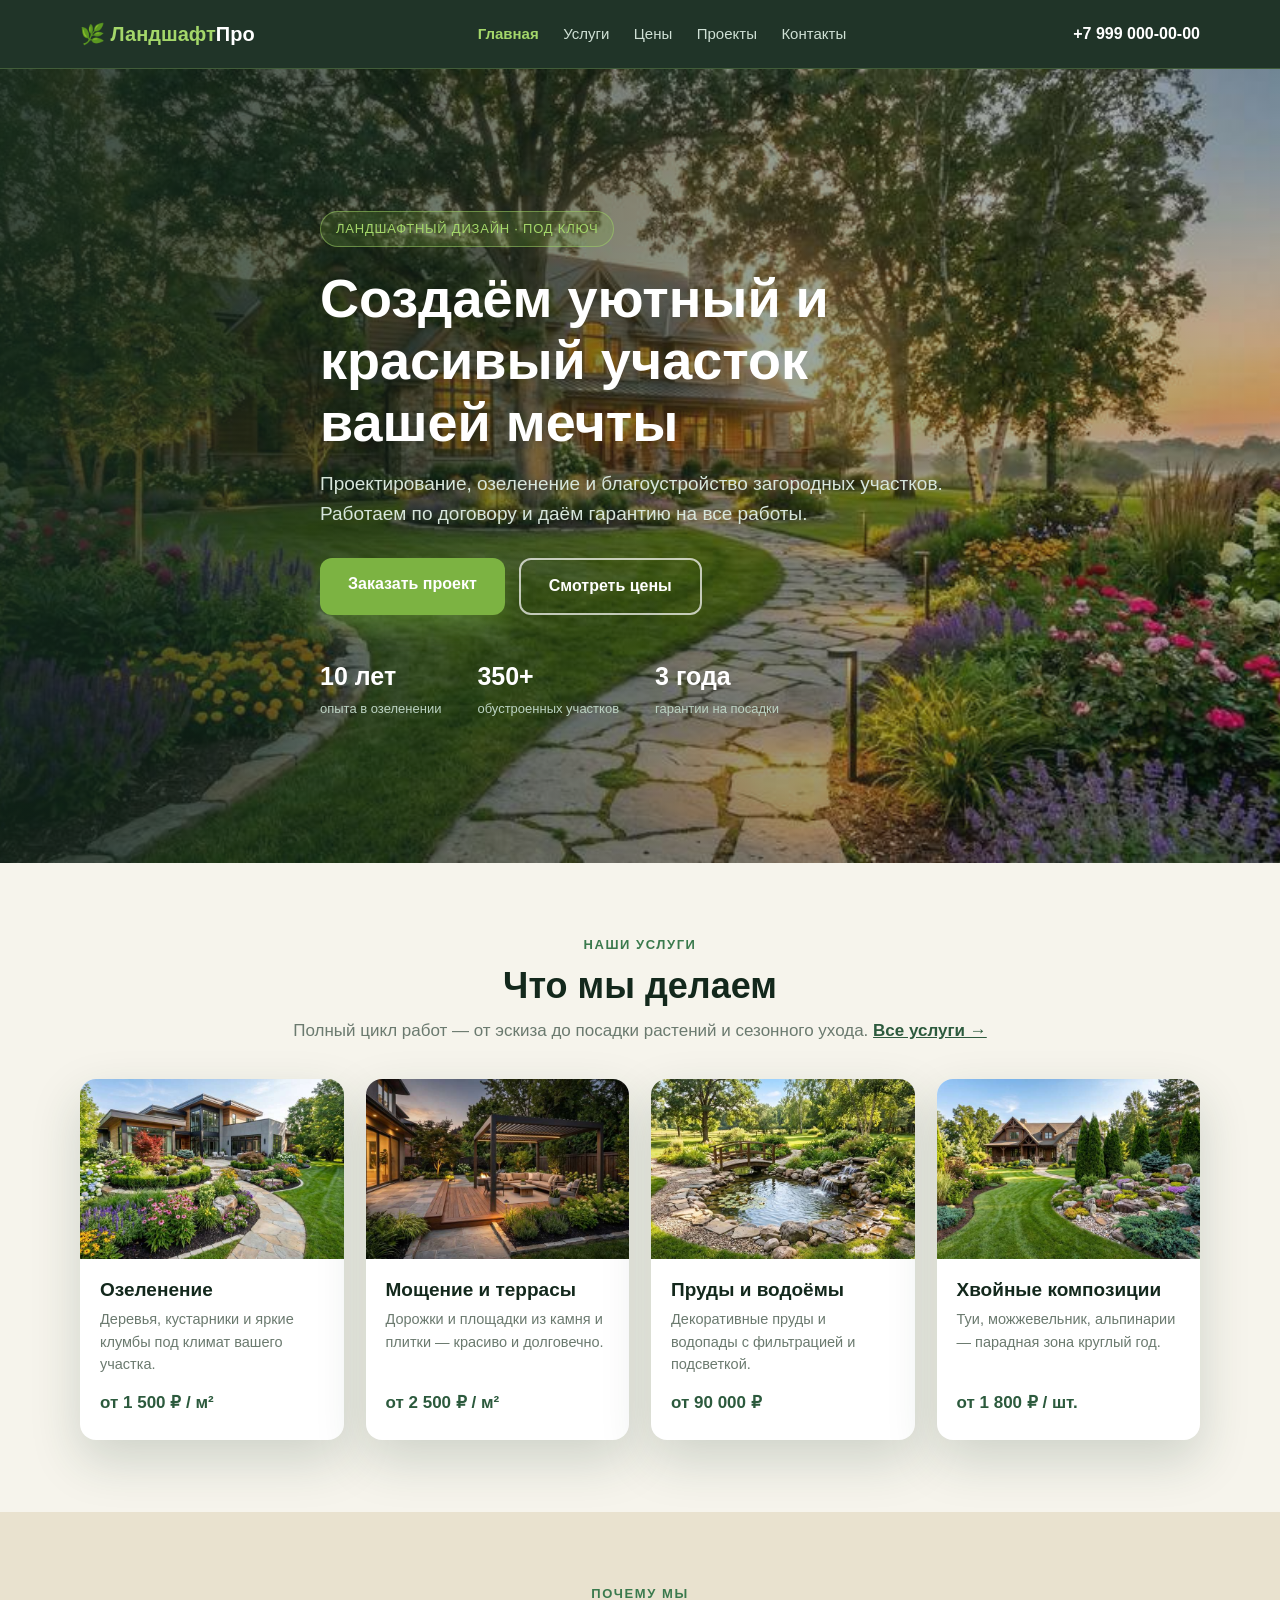
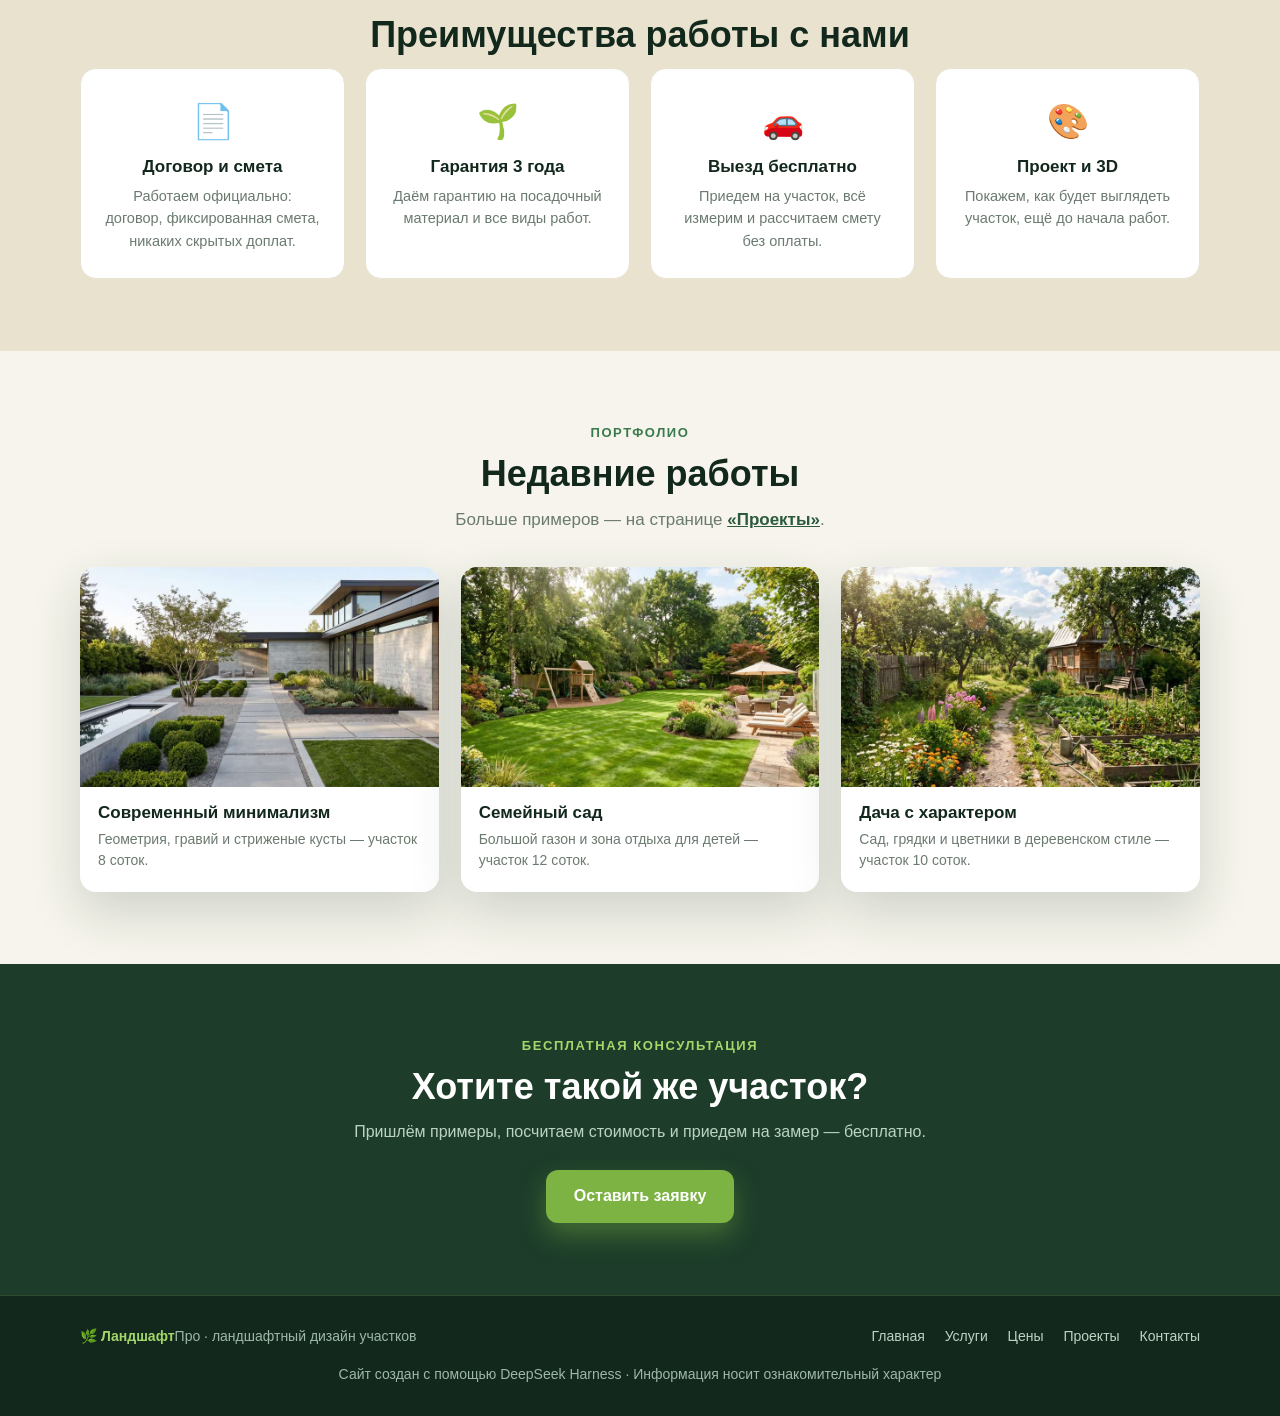
<file: index.html>
<!DOCTYPE html>
<html lang="ru">
<head>
<meta charset="UTF-8">
<meta name="viewport" content="width=device-width, initial-scale=1.0">
<title>Ландшафтный дизайн участка — ЛандшафтПро</title>
<meta name="description" content="Ландшафтный дизайн загородного участка под ключ: проектирование, озеленение, благоустройство. Опыт 10 лет, гарантия, договор.">
<link rel="stylesheet" href="css/style.css">
</head>
<body>

<header>
  <div class="wrap nav">
    <a class="logo" href="index.html">🌿 <span>Ландшафт</span>Про</a>
    <button class="hamburger" onclick="document.querySelector('.nav-links').classList.toggle('open')" aria-label="Меню">
      <span></span><span></span><span></span>
    </button>
    <nav class="nav-links">
      <a href="index.html" class="active">Главная</a>
      <a href="services.html">Услуги</a>
      <a href="prices.html">Цены</a>
      <a href="projects.html">Проекты</a>
      <a href="contacts.html">Контакты</a>
    </nav>
    <a class="phone" href="tel:+79990000000">+7 999 000-00-00</a>
  </div>
</header>

<main>
  <!-- Hero -->
  <section class="hero">
    <div class="wrap">
      <div class="inner">
        <span class="badge">Ландшафтный дизайн · Под ключ</span>
        <h1>Создаём уютный и красивый участок вашей мечты</h1>
        <p>Проектирование, озеленение и благоустройство загородных участков. Работаем по договору и даём гарантию на все работы.</p>
        <div class="btns">
          <a class="btn solid" href="contacts.html">Заказать проект</a>
          <a class="btn ghost" href="prices.html">Смотреть цены</a>
        </div>
        <div class="stats">
          <div class="stat"><b>10 лет</b><span>опыта в озеленении</span></div>
          <div class="stat"><b>350+</b><span>обустроенных участков</span></div>
          <div class="stat"><b>3 года</b><span>гарантии на посадки</span></div>
        </div>
      </div>
    </div>
  </section>

  <!-- Услуги кратко -->
  <section id="services">
    <div class="wrap">
      <div class="center">
        <div class="kicker">Наши услуги</div>
        <h2>Что мы делаем</h2>
        <p class="lead">Полный цикл работ — от эскиза до посадки растений и сезонного ухода. <a href="services.html" style="color:var(--green-700);font-weight:700;">Все услуги →</a></p>
      </div>
      <div class="cards">
        <div class="card">
          <img src="img/flowers.jpg" alt="Озеленение и цветники">
          <div class="body"><h3>Озеленение</h3><p>Деревья, кустарники и яркие клумбы под климат вашего участка.</p><div class="price">от 1 500 ₽ / м²</div></div>
        </div>
        <div class="card">
          <img src="img/terrace.jpg" alt="Террасы и мощение">
          <div class="body"><h3>Мощение и террасы</h3><p>Дорожки и площадки из камня и плитки — красиво и долговечно.</p><div class="price">от 2 500 ₽ / м²</div></div>
        </div>
        <div class="card">
          <img src="img/pond.jpg" alt="Водоёмы">
          <div class="body"><h3>Пруды и водоёмы</h3><p>Декоративные пруды и водопады с фильтрацией и подсветкой.</p><div class="price">от 90 000 ₽</div></div>
        </div>
        <div class="card">
          <img src="img/conifers.jpg" alt="Хвойные композиции">
          <div class="body"><h3>Хвойные композиции</h3><p>Туи, можжевельник, альпинарии — парадная зона круглый год.</p><div class="price">от 1 800 ₽ / шт.</div></div>
        </div>
      </div>
    </div>
  </section>

  <!-- Преимущества -->
  <section id="feat" class="alt">
    <div class="wrap">
      <div class="center">
        <div class="kicker">Почему мы</div>
        <h2>Преимущества работы с нами</h2>
      </div>
      <div class="feats">
        <div class="feat"><div class="ico">📄</div><h3>Договор и смета</h3><p>Работаем официально: договор, фиксированная смета, никаких скрытых доплат.</p></div>
        <div class="feat"><div class="ico">🌱</div><h3>Гарантия 3 года</h3><p>Даём гарантию на посадочный материал и все виды работ.</p></div>
        <div class="feat"><div class="ico">🚗</div><h3>Выезд бесплатно</h3><p>Приедем на участок, всё измерим и рассчитаем смету без оплаты.</p></div>
        <div class="feat"><div class="ico">🎨</div><h3>Проект и 3D</h3><p>Покажем, как будет выглядеть участок, ещё до начала работ.</p></div>
      </div>
    </div>
  </section>

  <!-- Избранные проекты -->
  <section id="proj">
    <div class="wrap">
      <div class="center">
        <div class="kicker">Портфолио</div>
        <h2>Недавние работы</h2>
        <p class="lead">Больше примеров — на странице <a href="projects.html" style="color:var(--green-700);font-weight:700;">«Проекты»</a>.</p>
      </div>
      <div class="gallery">
        <div class="gitem"><img src="img/modern.jpg" alt="Современный минимализм"><div class="caption"><h3>Современный минимализм</h3><p>Геометрия, гравий и стриженые кусты — участок 8 соток.</p></div></div>
        <div class="gitem"><img src="img/family.jpg" alt="Семейный сад"><div class="caption"><h3>Семейный сад</h3><p>Большой газон и зона отдыха для детей — участок 12 соток.</p></div></div>
        <div class="gitem"><img src="img/cottage.jpg" alt="Дача в деревенском стиле"><div class="caption"><h3>Дача с характером</h3><p>Сад, грядки и цветники в деревенском стиле — участок 10 соток.</p></div></div>
      </div>
    </div>
  </section>

  <!-- CTA -->
  <section class="cta">
    <div class="wrap">
      <div class="kicker" style="color:var(--accent-2);">Бесплатная консультация</div>
      <h2>Хотите такой же участок?</h2>
      <p>Пришлём примеры, посчитаем стоимость и приедем на замер — бесплатно.</p>
      <a class="btn solid" href="contacts.html">Оставить заявку</a>
    </div>
  </section>
</main>

<footer>
  <div class="wrap">
    <div class="foot">
      <div>🌿 <b>Ландшафт</b>Про · ландшафтный дизайн участков</div>
      <nav>
        <a href="index.html">Главная</a>
        <a href="services.html">Услуги</a>
        <a href="prices.html">Цены</a>
        <a href="projects.html">Проекты</a>
        <a href="contacts.html">Контакты</a>
      </nav>
    </div>
    <div class="cr">Сайт создан с помощью DeepSeek Harness · Информация носит ознакомительный характер</div>
  </div>
</footer>

</body>
</html>
</file>
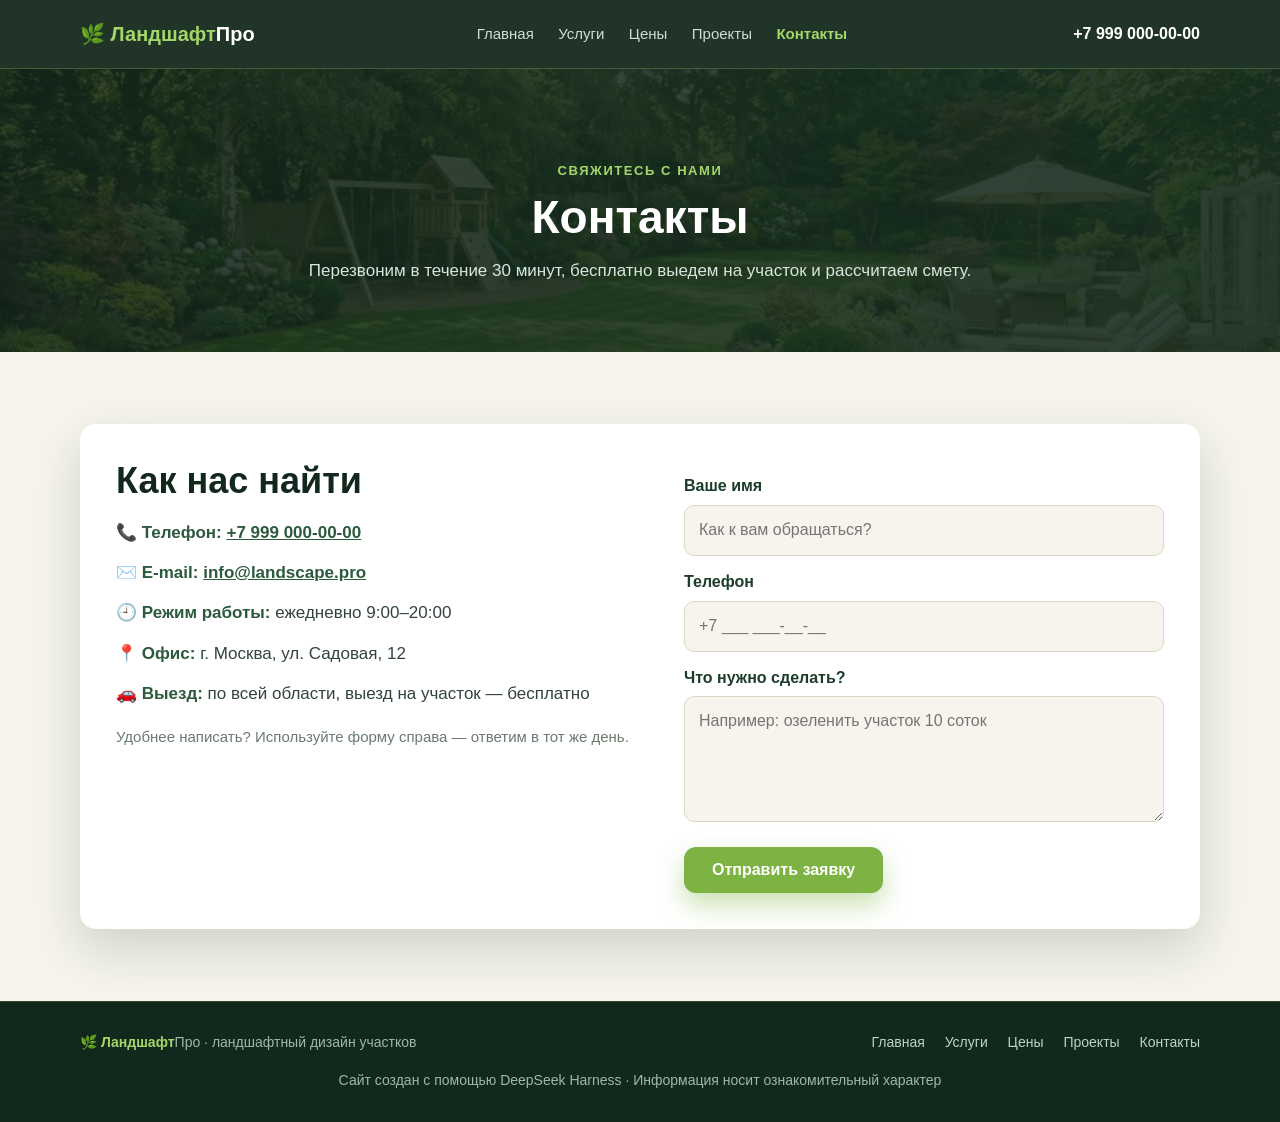
<file: contacts.html>
<!DOCTYPE html>
<html lang="ru">
<head>
<meta charset="UTF-8">
<meta name="viewport" content="width=device-width, initial-scale=1.0">
<title>Контакты — ЛандшафтПро</title>
<meta name="description" content="Контакты ландшафтной студии: телефон, e-mail, режим работы. Заявка на бесплатный выезд и смету.">
<link rel="stylesheet" href="css/style.css">
</head>
<body>

<header>
  <div class="wrap nav">
    <a class="logo" href="index.html">🌿 <span>Ландшафт</span>Про</a>
    <button class="hamburger" onclick="document.querySelector('.nav-links').classList.toggle('open')" aria-label="Меню">
      <span></span><span></span><span></span>
    </button>
    <nav class="nav-links">
      <a href="index.html">Главная</a>
      <a href="services.html">Услуги</a>
      <a href="prices.html">Цены</a>
      <a href="projects.html">Проекты</a>
      <a href="contacts.html" class="active">Контакты</a>
    </nav>
    <a class="phone" href="tel:+79990000000">+7 999 000-00-00</a>
  </div>
</header>

<main>
  <section class="page-hero" style="background:linear-gradient(120deg,rgba(19,40,28,.55),rgba(29,61,42,.75)),url('img/family.jpg') center/cover no-repeat;">
    <div class="wrap">
      <div class="kicker" style="color:var(--accent-2);">Свяжитесь с нами</div>
      <h1>Контакты</h1>
      <p>Перезвоним в течение 30 минут, бесплатно выедем на участок и рассчитаем смету.</p>
    </div>
  </section>

  <section>
    <div class="wrap">
      <div class="contact-card">
        <div class="info">
          <h2 style="margin-bottom:18px;">Как нас найти</h2>
          <div>📞 <b>Телефон:</b> <a href="tel:+79990000000">+7 999 000-00-00</a></div>
          <div>✉️ <b>E-mail:</b> <a href="mailto:info@landscape.pro">info@landscape.pro</a></div>
          <div>🕘 <b>Режим работы:</b> ежедневно 9:00–20:00</div>
          <div>📍 <b>Офис:</b> г. Москва, ул. Садовая, 12</div>
          <div>🚗 <b>Выезд:</b> по всей области, выезд на участок — бесплатно</div>
          <div style="margin-top:18px; font-size:15px; color:var(--muted);">Удобнее написать? Используйте форму справа — ответим в тот же день.</div>
        </div>
        <form class="form" action="mailto:info@landscape.pro" method="post" enctype="text/plain">
          <label for="name">Ваше имя</label>
          <input type="text" id="name" name="Имя" placeholder="Как к вам обращаться?" required>
          <label for="phone">Телефон</label>
          <input type="tel" id="phone" name="Телефон" placeholder="+7 ___ ___-__-__" required>
          <label for="msg">Что нужно сделать?</label>
          <textarea id="msg" name="Сообщение" rows="4" placeholder="Например: озеленить участок 10 соток"></textarea>
          <button class="btn solid" type="submit">Отправить заявку</button>
        </form>
      </div>
    </div>
  </section>
</main>

<footer>
  <div class="wrap">
    <div class="foot">
      <div>🌿 <b>Ландшафт</b>Про · ландшафтный дизайн участков</div>
      <nav>
        <a href="index.html">Главная</a>
        <a href="services.html">Услуги</a>
        <a href="prices.html">Цены</a>
        <a href="projects.html">Проекты</a>
        <a href="contacts.html">Контакты</a>
      </nav>
    </div>
    <div class="cr">Сайт создан с помощью DeepSeek Harness · Информация носит ознакомительный характер</div>
  </div>
</footer>

</body>
</html>
</file>
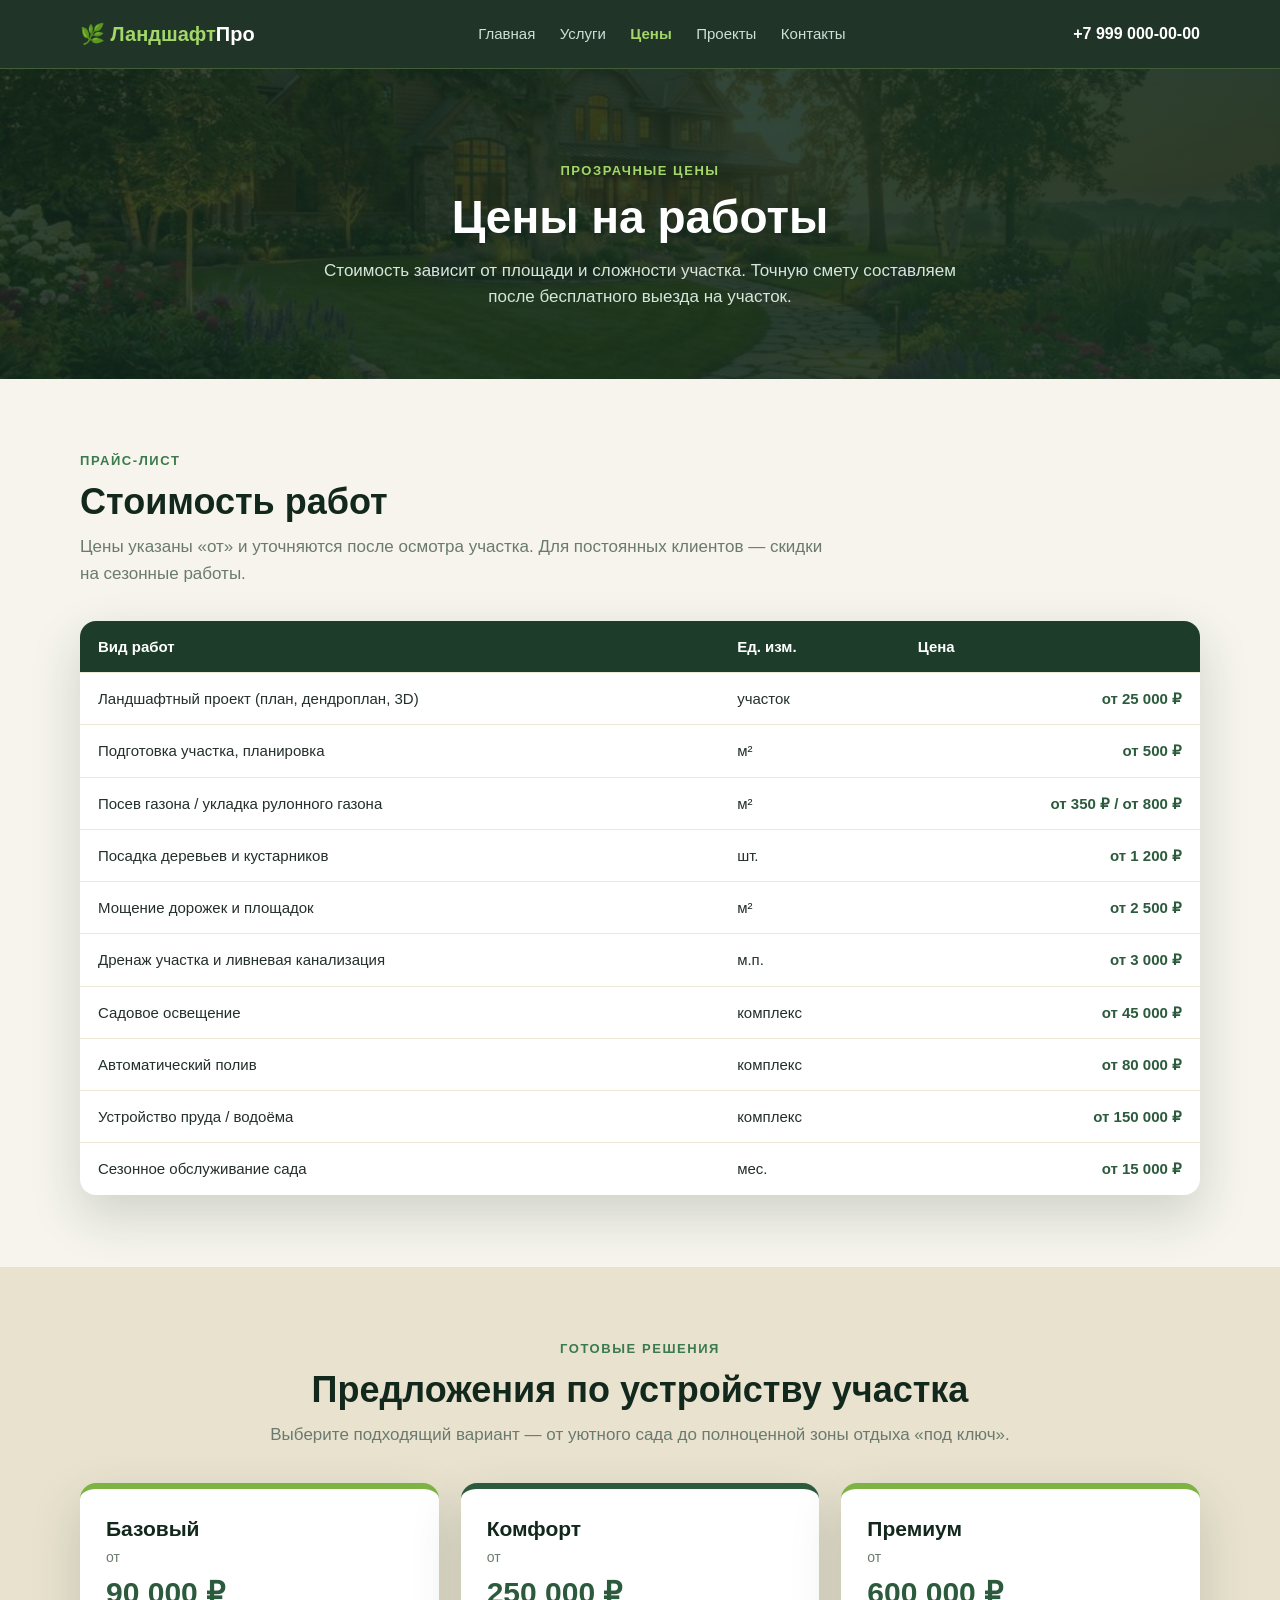
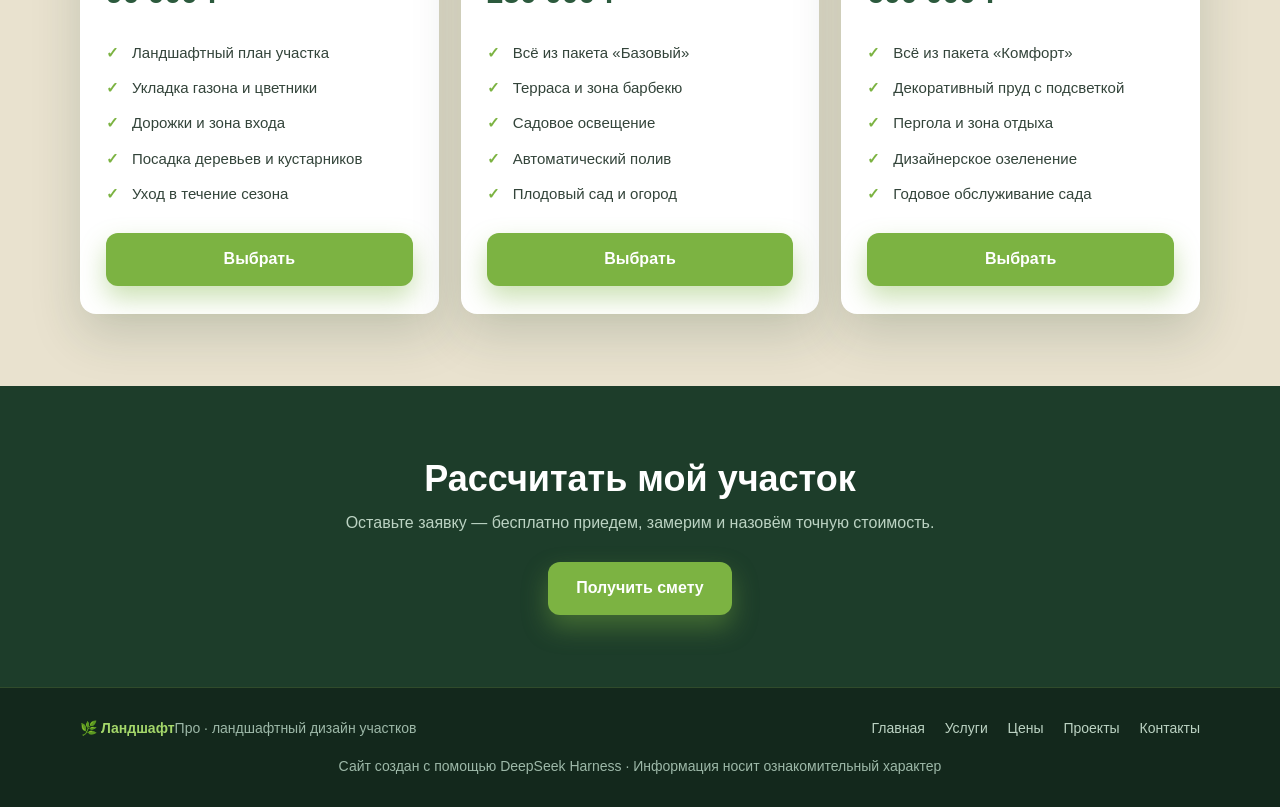
<file: prices.html>
<!DOCTYPE html>
<html lang="ru">
<head>
<meta charset="UTF-8">
<meta name="viewport" content="width=device-width, initial-scale=1.0">
<title>Цены на ландшафтные работы — ЛандшафтПро</title>
<meta name="description" content="Прайс-лист на ландшафтные работы и готовые предложения по устройству участка: Базовый, Комфорт, Премиум.">
<link rel="stylesheet" href="css/style.css">
</head>
<body>

<header>
  <div class="wrap nav">
    <a class="logo" href="index.html">🌿 <span>Ландшафт</span>Про</a>
    <button class="hamburger" onclick="document.querySelector('.nav-links').classList.toggle('open')" aria-label="Меню">
      <span></span><span></span><span></span>
    </button>
    <nav class="nav-links">
      <a href="index.html">Главная</a>
      <a href="services.html">Услуги</a>
      <a href="prices.html" class="active">Цены</a>
      <a href="projects.html">Проекты</a>
      <a href="contacts.html">Контакты</a>
    </nav>
    <a class="phone" href="tel:+79990000000">+7 999 000-00-00</a>
  </div>
</header>

<main>
  <section class="page-hero" style="background:linear-gradient(120deg,rgba(19,40,28,.55),rgba(29,61,42,.75)),url('img/hero.jpg') center/cover no-repeat;">
    <div class="wrap">
      <div class="kicker" style="color:var(--accent-2);">Прозрачные цены</div>
      <h1>Цены на работы</h1>
      <p>Стоимость зависит от площади и сложности участка. Точную смету составляем после бесплатного выезда на участок.</p>
    </div>
  </section>

  <section>
    <div class="wrap">
      <div class="kicker">Прайс-лист</div>
      <h2>Стоимость работ</h2>
      <p class="lead">Цены указаны «от» и уточняются после осмотра участка. Для постоянных клиентов — скидки на сезонные работы.</p>
      <table>
        <thead><tr><th>Вид работ</th><th>Ед. изм.</th><th>Цена</th></tr></thead>
        <tbody>
          <tr><td>Ландшафтный проект (план, дендроплан, 3D)</td><td>участок</td><td class="price">от 25 000 ₽</td></tr>
          <tr><td>Подготовка участка, планировка</td><td>м²</td><td class="price">от 500 ₽</td></tr>
          <tr><td>Посев газона / укладка рулонного газона</td><td>м²</td><td class="price">от 350 ₽ / от 800 ₽</td></tr>
          <tr><td>Посадка деревьев и кустарников</td><td>шт.</td><td class="price">от 1 200 ₽</td></tr>
          <tr><td>Мощение дорожек и площадок</td><td>м²</td><td class="price">от 2 500 ₽</td></tr>
          <tr><td>Дренаж участка и ливневая канализация</td><td>м.п.</td><td class="price">от 3 000 ₽</td></tr>
          <tr><td>Садовое освещение</td><td>комплекс</td><td class="price">от 45 000 ₽</td></tr>
          <tr><td>Автоматический полив</td><td>комплекс</td><td class="price">от 80 000 ₽</td></tr>
          <tr><td>Устройство пруда / водоёма</td><td>комплекс</td><td class="price">от 150 000 ₽</td></tr>
          <tr><td>Сезонное обслуживание сада</td><td>мес.</td><td class="price">от 15 000 ₽</td></tr>
        </tbody>
      </table>
    </div>
  </section>

  <section class="alt">
    <div class="wrap">
      <div class="center">
        <div class="kicker">Готовые решения</div>
        <h2>Предложения по устройству участка</h2>
        <p class="lead">Выберите подходящий вариант — от уютного сада до полноценной зоны отдыха «под ключ».</p>
      </div>
      <div class="packs">
        <div class="pack">
          <h3>Базовый</h3>
          <div class="from">от</div>
          <div class="total">90 000 ₽</div>
          <ul>
            <li>Ландшафтный план участка</li>
            <li>Укладка газона и цветники</li>
            <li>Дорожки и зона входа</li>
            <li>Посадка деревьев и кустарников</li>
            <li>Уход в течение сезона</li>
          </ul>
          <a class="btn solid" href="contacts.html">Выбрать</a>
        </div>
        <div class="pack hot">
          <h3>Комфорт</h3>
          <div class="from">от</div>
          <div class="total">250 000 ₽</div>
          <ul>
            <li>Всё из пакета «Базовый»</li>
            <li>Терраса и зона барбекю</li>
            <li>Садовое освещение</li>
            <li>Автоматический полив</li>
            <li>Плодовый сад и огород</li>
          </ul>
          <a class="btn solid" href="contacts.html">Выбрать</a>
        </div>
        <div class="pack">
          <h3>Премиум</h3>
          <div class="from">от</div>
          <div class="total">600 000 ₽</div>
          <ul>
            <li>Всё из пакета «Комфорт»</li>
            <li>Декоративный пруд с подсветкой</li>
            <li>Пергола и зона отдыха</li>
            <li>Дизайнерское озеленение</li>
            <li>Годовое обслуживание сада</li>
          </ul>
          <a class="btn solid" href="contacts.html">Выбрать</a>
        </div>
      </div>
    </div>
  </section>

  <section class="cta">
    <div class="wrap">
      <h2>Рассчитать мой участок</h2>
      <p>Оставьте заявку — бесплатно приедем, замерим и назовём точную стоимость.</p>
      <a class="btn solid" href="contacts.html">Получить смету</a>
    </div>
  </section>
</main>

<footer>
  <div class="wrap">
    <div class="foot">
      <div>🌿 <b>Ландшафт</b>Про · ландшафтный дизайн участков</div>
      <nav>
        <a href="index.html">Главная</a>
        <a href="services.html">Услуги</a>
        <a href="prices.html">Цены</a>
        <a href="projects.html">Проекты</a>
        <a href="contacts.html">Контакты</a>
      </nav>
    </div>
    <div class="cr">Сайт создан с помощью DeepSeek Harness · Информация носит ознакомительный характер</div>
  </div>
</footer>

</body>
</html>
</file>
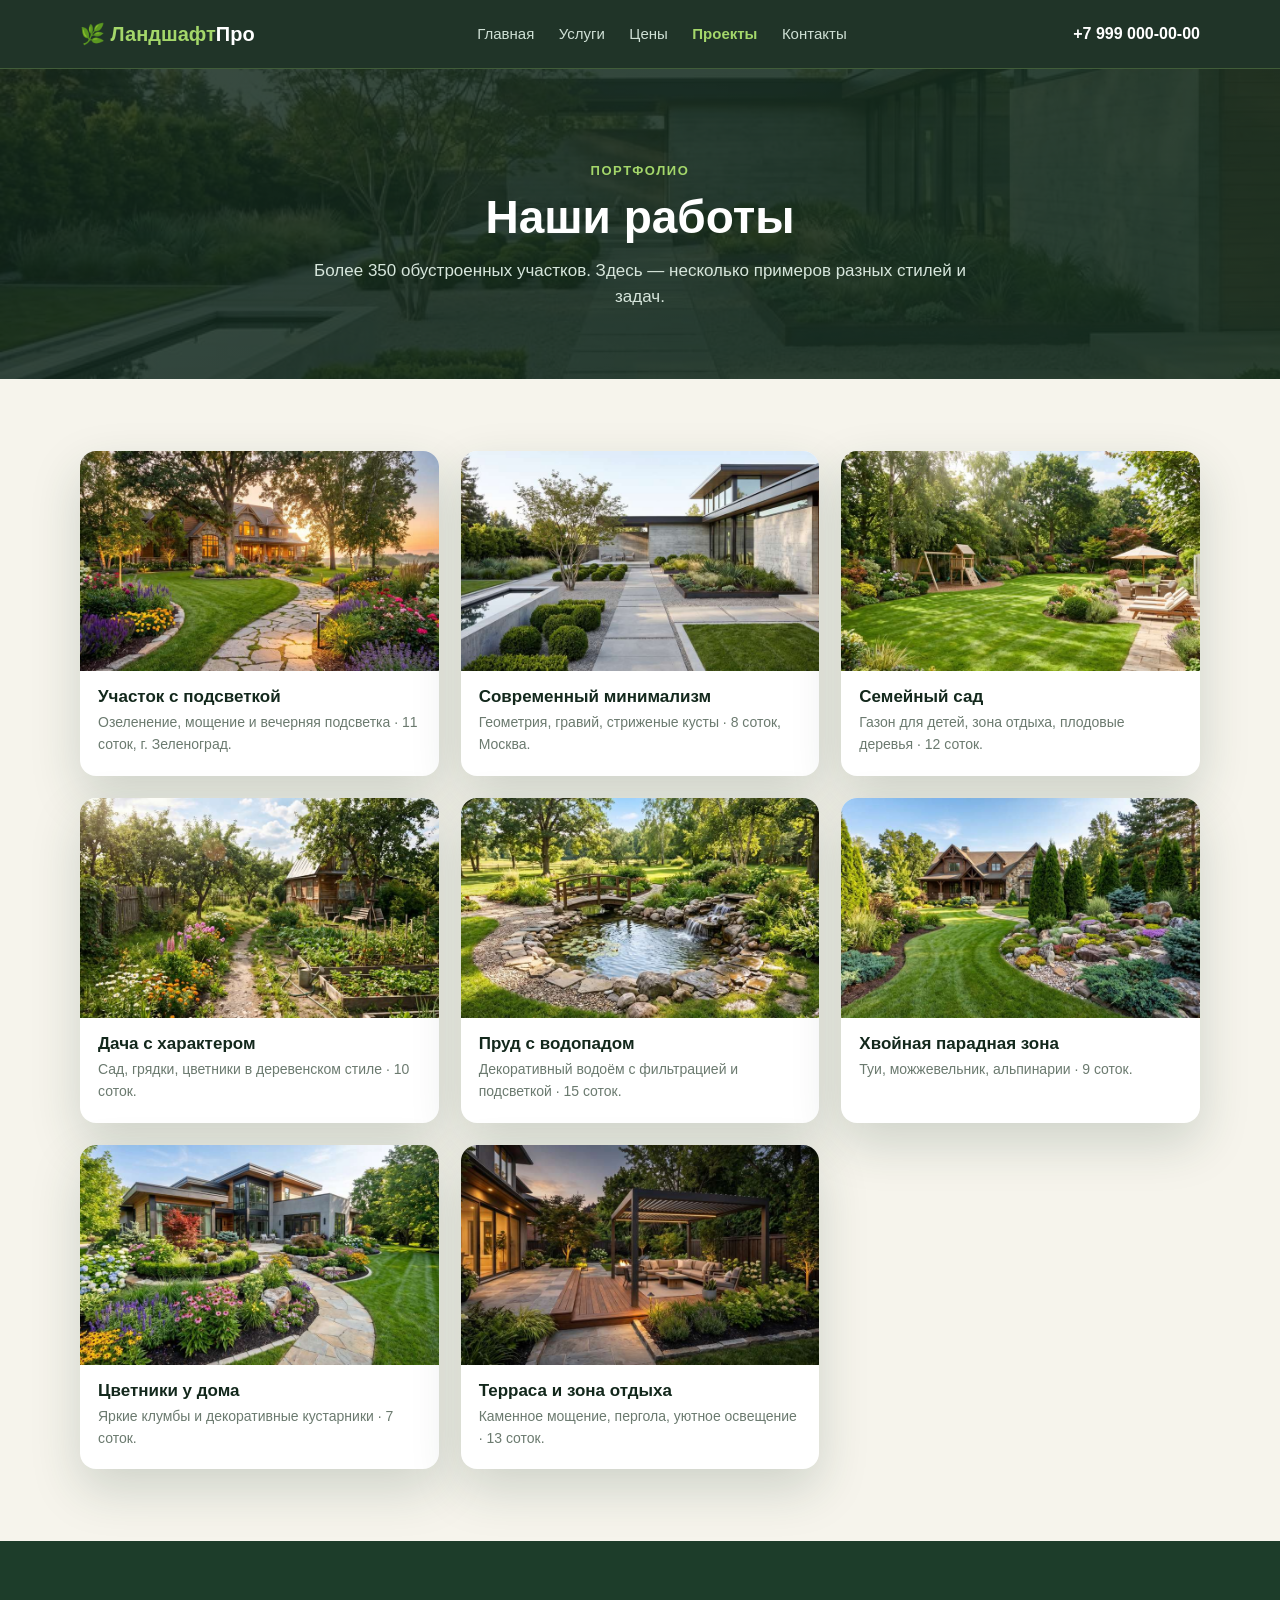
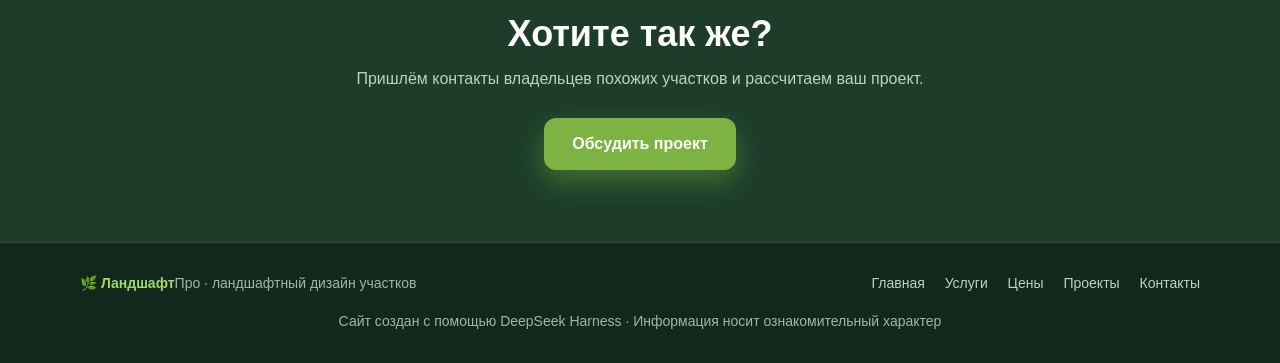
<file: projects.html>
<!DOCTYPE html>
<html lang="ru">
<head>
<meta charset="UTF-8">
<meta name="viewport" content="width=device-width, initial-scale=1.0">
<title>Наши работы — Ландшафтный дизайн участков</title>
<meta name="description" content="Портфолио ландшафтной компании: современный минимализм, семейные сады, дачи, участки с водоёмами и хвойными композициями.">
<link rel="stylesheet" href="css/style.css">
</head>
<body>

<header>
  <div class="wrap nav">
    <a class="logo" href="index.html">🌿 <span>Ландшафт</span>Про</a>
    <button class="hamburger" onclick="document.querySelector('.nav-links').classList.toggle('open')" aria-label="Меню">
      <span></span><span></span><span></span>
    </button>
    <nav class="nav-links">
      <a href="index.html">Главная</a>
      <a href="services.html">Услуги</a>
      <a href="prices.html">Цены</a>
      <a href="projects.html" class="active">Проекты</a>
      <a href="contacts.html">Контакты</a>
    </nav>
    <a class="phone" href="tel:+79990000000">+7 999 000-00-00</a>
  </div>
</header>

<main>
  <section class="page-hero" style="background:linear-gradient(120deg,rgba(19,40,28,.55),rgba(29,61,42,.75)),url('img/modern.jpg') center/cover no-repeat;">
    <div class="wrap">
      <div class="kicker" style="color:var(--accent-2);">Портфолио</div>
      <h1>Наши работы</h1>
      <p>Более 350 обустроенных участков. Здесь — несколько примеров разных стилей и задач.</p>
    </div>
  </section>

  <section>
    <div class="wrap">
      <div class="gallery">
        <div class="gitem">
          <img src="img/hero.jpg" alt="Вечерний участок с подсветкой">
          <div class="caption"><h3>Участок с подсветкой</h3><p>Озеленение, мощение и вечерняя подсветка · 11 соток, г. Зеленоград.</p></div>
        </div>
        <div class="gitem">
          <img src="img/modern.jpg" alt="Современный минимализм">
          <div class="caption"><h3>Современный минимализм</h3><p>Геометрия, гравий, стриженые кусты · 8 соток, Москва.</p></div>
        </div>
        <div class="gitem">
          <img src="img/family.jpg" alt="Семейный сад">
          <div class="caption"><h3>Семейный сад</h3><p>Газон для детей, зона отдыха, плодовые деревья · 12 соток.</p></div>
        </div>
        <div class="gitem">
          <img src="img/cottage.jpg" alt="Дача в деревенском стиле">
          <div class="caption"><h3>Дача с характером</h3><p>Сад, грядки, цветники в деревенском стиле · 10 соток.</p></div>
        </div>
        <div class="gitem">
          <img src="img/pond.jpg" alt="Пруд с водопадом">
          <div class="caption"><h3>Пруд с водопадом</h3><p>Декоративный водоём с фильтрацией и подсветкой · 15 соток.</p></div>
        </div>
        <div class="gitem">
          <img src="img/conifers.jpg" alt="Хвойная парадная зона">
          <div class="caption"><h3>Хвойная парадная зона</h3><p>Туи, можжевельник, альпинарии · 9 соток.</p></div>
        </div>
        <div class="gitem">
          <img src="img/flowers.jpg" alt="Цветники у дома">
          <div class="caption"><h3>Цветники у дома</h3><p>Яркие клумбы и декоративные кустарники · 7 соток.</p></div>
        </div>
        <div class="gitem">
          <img src="img/terrace.jpg" alt="Терраса и зона отдыха">
          <div class="caption"><h3>Терраса и зона отдыха</h3><p>Каменное мощение, пергола, уютное освещение · 13 соток.</p></div>
        </div>
      </div>
    </div>
  </section>

  <section class="cta">
    <div class="wrap">
      <h2>Хотите так же?</h2>
      <p>Пришлём контакты владельцев похожих участков и рассчитаем ваш проект.</p>
      <a class="btn solid" href="contacts.html">Обсудить проект</a>
    </div>
  </section>
</main>

<footer>
  <div class="wrap">
    <div class="foot">
      <div>🌿 <b>Ландшафт</b>Про · ландшафтный дизайн участков</div>
      <nav>
        <a href="index.html">Главная</a>
        <a href="services.html">Услуги</a>
        <a href="prices.html">Цены</a>
        <a href="projects.html">Проекты</a>
        <a href="contacts.html">Контакты</a>
      </nav>
    </div>
    <div class="cr">Сайт создан с помощью DeepSeek Harness · Информация носит ознакомительный характер</div>
  </div>
</footer>

</body>
</html>
</file>
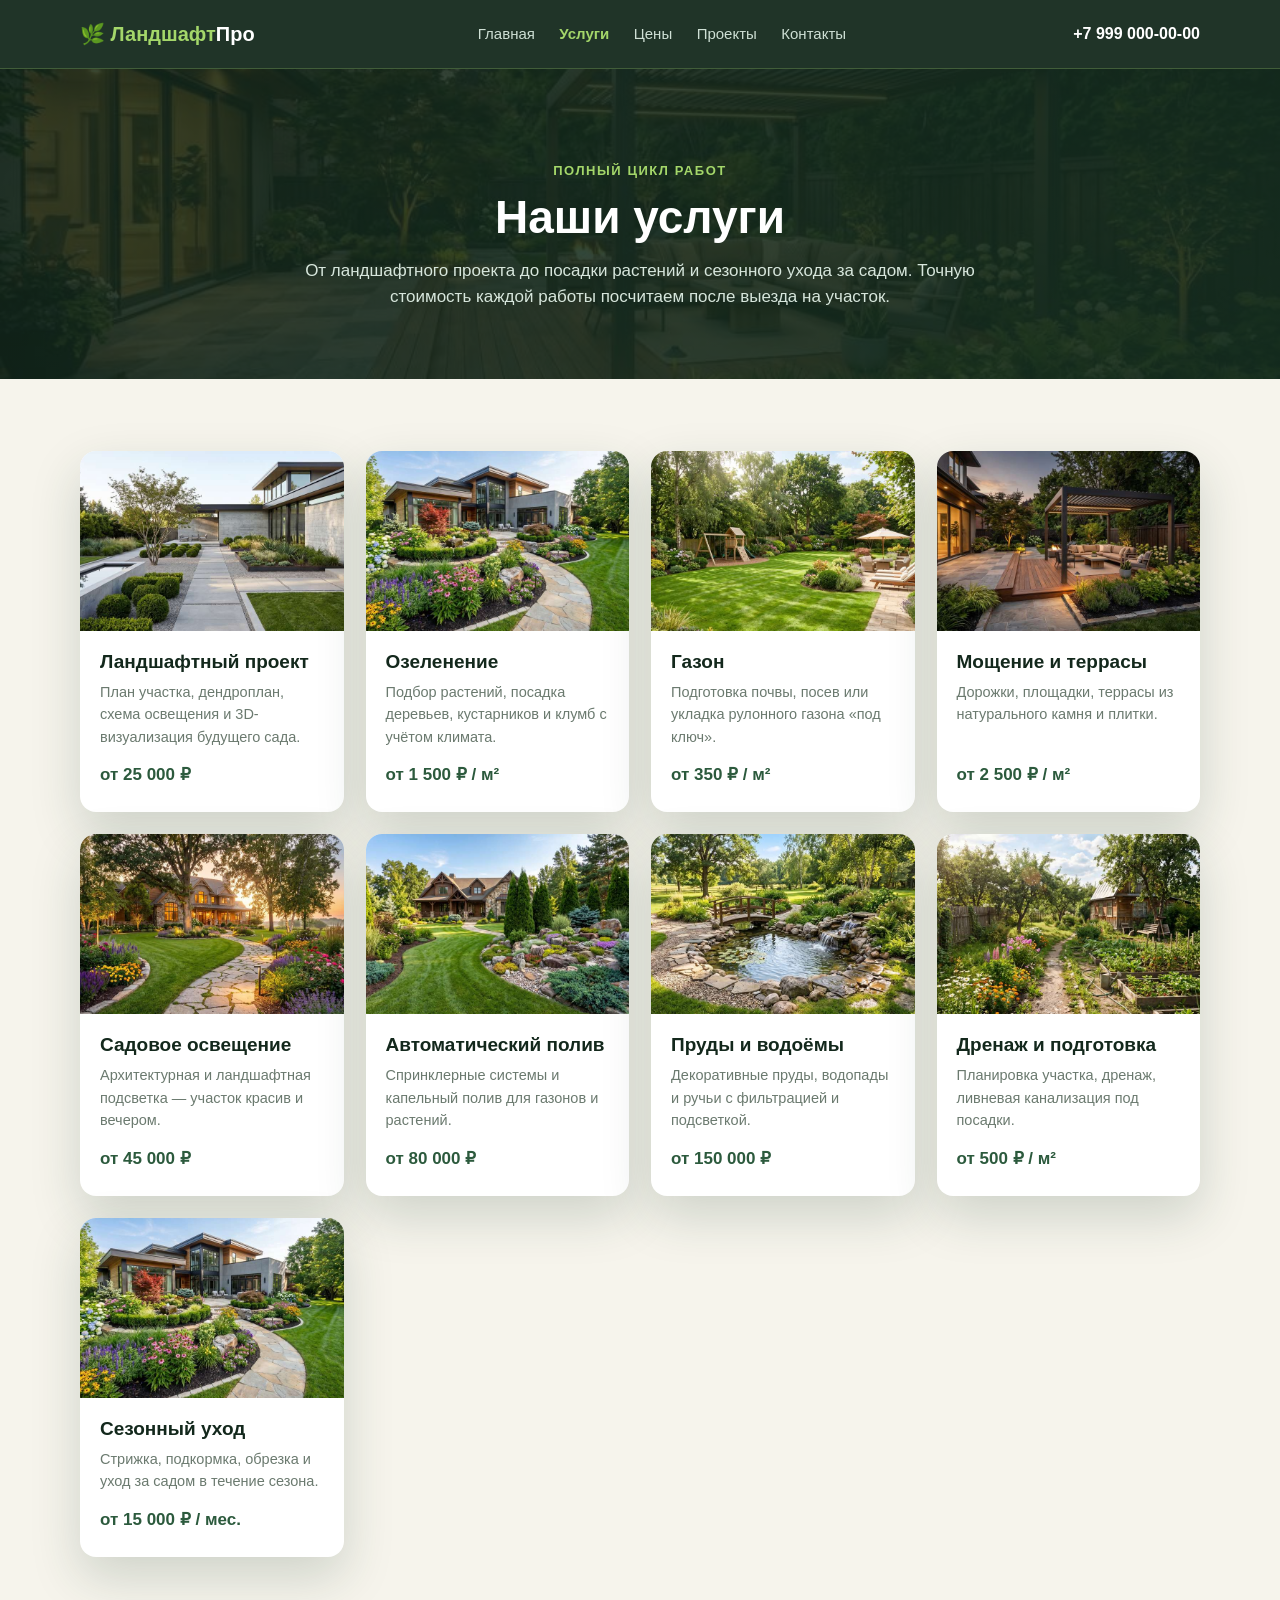
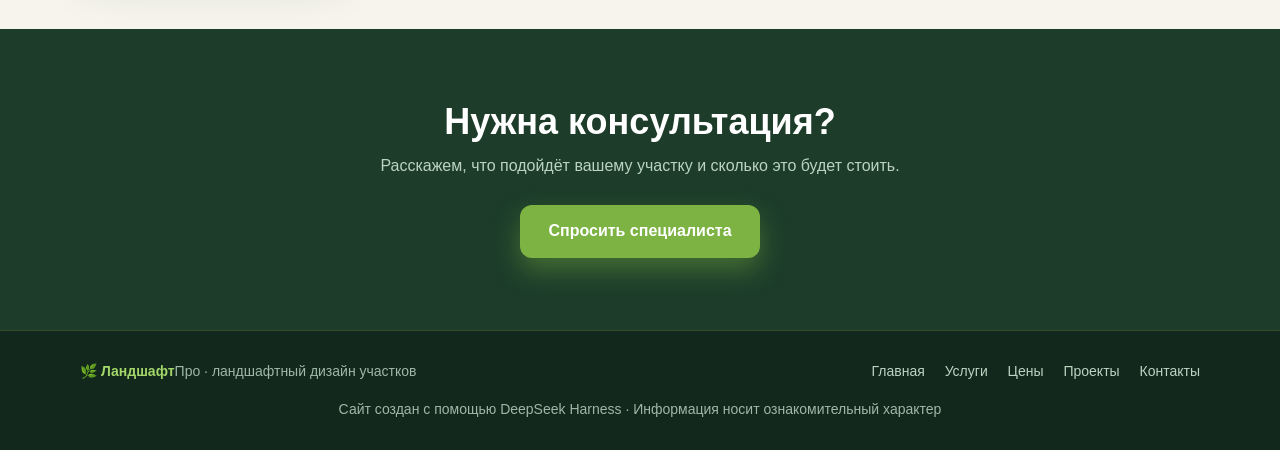
<file: services.html>
<!DOCTYPE html>
<html lang="ru">
<head>
<meta charset="UTF-8">
<meta name="viewport" content="width=device-width, initial-scale=1.0">
<title>Услуги по ландшафтному дизайну — ЛандшафтПро</title>
<meta name="description" content="Услуги ландшафтной компании: проектирование, озеленение, газон, мощение, освещение, автополив, водоёмы, дренаж, сезонный уход.">
<link rel="stylesheet" href="css/style.css">
</head>
<body>

<header>
  <div class="wrap nav">
    <a class="logo" href="index.html">🌿 <span>Ландшафт</span>Про</a>
    <button class="hamburger" onclick="document.querySelector('.nav-links').classList.toggle('open')" aria-label="Меню">
      <span></span><span></span><span></span>
    </button>
    <nav class="nav-links">
      <a href="index.html">Главная</a>
      <a href="services.html" class="active">Услуги</a>
      <a href="prices.html">Цены</a>
      <a href="projects.html">Проекты</a>
      <a href="contacts.html">Контакты</a>
    </nav>
    <a class="phone" href="tel:+79990000000">+7 999 000-00-00</a>
  </div>
</header>

<main>
  <section class="page-hero" style="background:linear-gradient(120deg,rgba(19,40,28,.55),rgba(29,61,42,.75)),url('img/terrace.jpg') center/cover no-repeat;">
    <div class="wrap">
      <div class="kicker" style="color:var(--accent-2);">Полный цикл работ</div>
      <h1>Наши услуги</h1>
      <p>От ландшафтного проекта до посадки растений и сезонного ухода за садом. Точную стоимость каждой работы посчитаем после выезда на участок.</p>
    </div>
  </section>

  <section>
    <div class="wrap">
      <div class="cards">
        <div class="card">
          <img src="img/modern.jpg" alt="Ландшафтный проект">
          <div class="body"><h3>Ландшафтный проект</h3><p>План участка, дендроплан, схема освещения и 3D-визуализация будущего сада.</p><div class="price">от 25 000 ₽</div></div>
        </div>
        <div class="card">
          <img src="img/flowers.jpg" alt="Озеленение">
          <div class="body"><h3>Озеленение</h3><p>Подбор растений, посадка деревьев, кустарников и клумб с учётом климата.</p><div class="price">от 1 500 ₽ / м²</div></div>
        </div>
        <div class="card">
          <img src="img/family.jpg" alt="Газон">
          <div class="body"><h3>Газон</h3><p>Подготовка почвы, посев или укладка рулонного газона «под ключ».</p><div class="price">от 350 ₽ / м²</div></div>
        </div>
        <div class="card">
          <img src="img/terrace.jpg" alt="Мощение и террасы">
          <div class="body"><h3>Мощение и террасы</h3><p>Дорожки, площадки, террасы из натурального камня и плитки.</p><div class="price">от 2 500 ₽ / м²</div></div>
        </div>
        <div class="card">
          <img src="img/hero.jpg" alt="Освещение">
          <div class="body"><h3>Садовое освещение</h3><p>Архитектурная и ландшафтная подсветка — участок красив и вечером.</p><div class="price">от 45 000 ₽</div></div>
        </div>
        <div class="card">
          <img src="img/conifers.jpg" alt="Автополив">
          <div class="body"><h3>Автоматический полив</h3><p>Спринклерные системы и капельный полив для газонов и растений.</p><div class="price">от 80 000 ₽</div></div>
        </div>
        <div class="card">
          <img src="img/pond.jpg" alt="Водоёмы">
          <div class="body"><h3>Пруды и водоёмы</h3><p>Декоративные пруды, водопады и ручьи с фильтрацией и подсветкой.</p><div class="price">от 150 000 ₽</div></div>
        </div>
        <div class="card">
          <img src="img/cottage.jpg" alt="Дренаж и полив">
          <div class="body"><h3>Дренаж и подготовка</h3><p>Планировка участка, дренаж, ливневая канализация под посадки.</p><div class="price">от 500 ₽ / м²</div></div>
        </div>
        <div class="card">
          <img src="img/flowers.jpg" alt="Сезонный уход">
          <div class="body"><h3>Сезонный уход</h3><p>Стрижка, подкормка, обрезка и уход за садом в течение сезона.</p><div class="price">от 15 000 ₽ / мес.</div></div>
        </div>
      </div>
    </div>
  </section>

  <section class="cta">
    <div class="wrap">
      <h2>Нужна консультация?</h2>
      <p>Расскажем, что подойдёт вашему участку и сколько это будет стоить.</p>
      <a class="btn solid" href="contacts.html">Спросить специалиста</a>
    </div>
  </section>
</main>

<footer>
  <div class="wrap">
    <div class="foot">
      <div>🌿 <b>Ландшафт</b>Про · ландшафтный дизайн участков</div>
      <nav>
        <a href="index.html">Главная</a>
        <a href="services.html">Услуги</a>
        <a href="prices.html">Цены</a>
        <a href="projects.html">Проекты</a>
        <a href="contacts.html">Контакты</a>
      </nav>
    </div>
    <div class="cr">Сайт создан с помощью DeepSeek Harness · Информация носит ознакомительный характер</div>
  </div>
</footer>

</body>
</html>
</file>
<file: css/style.css>
/* ===== ЛандшафтПро — общие стили многостраничного сайта ===== */
:root{
  --green-900:#13281c;
  --green-800:#1d3d2a;
  --green-700:#2c5a3d;
  --green-600:#3a7a4d;
  --accent:#7cb342;
  --accent-2:#a4d76a;
  --cream:#f6f4ec;
  --sand:#e9e2cf;
  --ink:#233029;
  --muted:#6b7a6f;
  --white:#ffffff;
  --radius:16px;
  --shadow:0 20px 50px rgba(29,61,42,.18);
}
*{ box-sizing:border-box; margin:0; padding:0; }
html{ scroll-behavior:smooth; }
body{
  font-family:"Segoe UI",Roboto,Arial,"Helvetica Neue",sans-serif;
  color:var(--ink); background:var(--cream); line-height:1.55;
}
img{ max-width:100%; display:block; }
.wrap{ max-width:1160px; margin:0 auto; padding:0 20px; }
h1,h2,h3{ line-height:1.15; }
section{ padding:72px 0; }
.kicker{ color:var(--green-600); font-weight:700; letter-spacing:.12em; text-transform:uppercase; font-size:13px; margin-bottom:10px; }
h2{ font-size:clamp(25px,3.8vw,36px); color:var(--green-900); margin-bottom:12px; }
.lead{ color:var(--muted); max-width:760px; font-size:17px; margin-bottom:34px; }
.center{ text-align:center; }
.center .lead{ margin-left:auto; margin-right:auto; }
.btn{
  display:inline-block; padding:14px 28px; border-radius:12px; text-decoration:none;
  font-weight:700; font-size:16px; transition:transform .2s, background .2s, box-shadow .2s;
}
.btn.solid{ background:var(--accent); color:#fff; box-shadow:0 12px 26px rgba(124,179,66,.4); }
.btn.solid:hover{ background:var(--green-600); transform:translateY(-2px); }
.btn.ghost{ border:2px solid rgba(255,255,255,.7); color:#fff; }
.btn.ghost:hover{ background:rgba(255,255,255,.15); }

/* ===== Header ===== */
header{
  position:sticky; top:0; z-index:20; background:rgba(19,40,28,.94);
  backdrop-filter:blur(8px); border-bottom:1px solid rgba(164,215,106,.25);
}
.nav{ display:flex; align-items:center; justify-content:space-between; height:68px; }
.logo{ font-size:20px; font-weight:800; color:#fff; text-decoration:none; }
.logo span{ color:var(--accent-2); }
.nav-links a{ color:#cfe0d5; text-decoration:none; margin-left:20px; font-size:15px; transition:color .2s; }
.nav-links a:hover{ color:#fff; }
.nav-links a.active{ color:var(--accent-2); font-weight:700; }
.nav .phone{ color:#fff; font-weight:700; text-decoration:none; margin-left:24px; }
.hamburger{ display:none; flex-direction:column; gap:5px; cursor:pointer; background:none; border:none; padding:8px; }
.hamburger span{ width:24px; height:3px; background:#fff; border-radius:2px; }
@media(max-width:860px){
  .nav-links{ display:none; position:absolute; top:68px; left:0; right:0; background:var(--green-900);
    flex-direction:column; padding:16px 20px; border-bottom:1px solid rgba(164,215,106,.3); }
  .nav-links.open{ display:flex; }
  .nav-links a{ margin:10px 0; font-size:17px; }
  .hamburger{ display:flex; }
  .nav .phone{ display:none; }
}

/* ===== Hero (главная) ===== */
.hero{
  position:relative; min-height:82vh; display:flex; align-items:center;
  background:linear-gradient(100deg, rgba(19,40,28,.85) 0%, rgba(19,40,28,.45) 55%, rgba(19,40,28,.22) 100%),
             url("../img/hero.jpg") center/cover no-repeat;
}
.hero .inner{ max-width:640px; padding:70px 0; }
.hero .badge{
  display:inline-block; background:rgba(124,179,66,.2); border:1px solid rgba(164,215,106,.5);
  color:var(--accent-2); padding:7px 15px; border-radius:999px; font-size:13px;
  letter-spacing:.06em; text-transform:uppercase; margin-bottom:20px;
}
.hero h1{ color:#fff; font-size:clamp(32px,5.2vw,54px); margin-bottom:16px; }
.hero p{ color:#d7e6dc; font-size:clamp(16px,2vw,19px); margin-bottom:30px; }
.hero .btns{ display:flex; gap:14px; flex-wrap:wrap; }
.hero .stats{ display:flex; gap:36px; margin-top:42px; flex-wrap:wrap; }
.hero .stat b{ color:#fff; font-size:25px; display:block; }
.hero .stat span{ color:#bcd3c3; font-size:13px; }

/* ===== Page hero (внутренние страницы) ===== */
.page-hero{
  position:relative; padding:92px 0 68px; text-align:center; color:#fff;
}
.page-hero::before{
  content:""; position:absolute; inset:0; background:rgba(19,40,28,.62);
}
.page-hero .wrap{ position:relative; }
.page-hero h1{ font-size:clamp(30px,4.6vw,46px); }
.page-hero p{ color:#d7e6dc; font-size:17px; max-width:680px; margin:14px auto 0; }

/* ===== Карточки услуг ===== */
.cards{ display:grid; grid-template-columns:repeat(auto-fit,minmax(260px,1fr)); gap:22px; }
.card{
  background:#fff; border-radius:var(--radius); overflow:hidden; box-shadow:var(--shadow);
  transition:transform .2s; display:flex; flex-direction:column;
}
.card:hover{ transform:translateY(-5px); }
.card img{ width:100%; height:180px; object-fit:cover; }
.card .body{ padding:20px 20px 24px; display:flex; flex-direction:column; flex:1; }
.card h3{ color:var(--green-900); font-size:19px; margin-bottom:8px; }
.card p{ color:var(--muted); font-size:14.5px; margin-bottom:14px; }
.card .price{ color:var(--green-700); font-weight:800; font-size:17px; margin-top:auto; }

/* ===== Таблица цен ===== */
.alt{ background:var(--sand); }
table{ width:100%; border-collapse:collapse; background:#fff; border-radius:var(--radius); overflow:hidden; box-shadow:var(--shadow); }
th,td{ text-align:left; padding:14px 18px; border-bottom:1px solid #eee7d6; font-size:15px; }
th{ background:var(--green-800); color:#fff; font-weight:700; }
tr:last-child td{ border-bottom:none; }
td.price, .tright{ text-align:right; color:var(--green-700); font-weight:700; white-space:nowrap; }
tr:hover td{ background:#fbf8f0; }

/* ===== Пакеты ===== */
.packs{ display:grid; grid-template-columns:repeat(auto-fit,minmax(280px,1fr)); gap:22px; align-items:stretch; }
.pack{
  background:#fff; border-radius:var(--radius); padding:28px 26px; box-shadow:var(--shadow);
  display:flex; flex-direction:column; border-top:6px solid var(--accent);
}
.pack.hot{ border-top-color:var(--green-700); }
.pack h3{ color:var(--green-900); font-size:21px; }
.pack .from{ color:var(--muted); margin:6px 0 2px; font-size:14px; }
.pack .total{ font-size:30px; font-weight:800; color:var(--green-700); margin-bottom:18px; }
.pack ul{ list-style:none; margin-bottom:22px; flex:1; }
.pack li{ padding:6px 0 6px 26px; position:relative; color:#33443a; font-size:15px; }
.pack li::before{ content:"✓"; position:absolute; left:0; color:var(--accent); font-weight:800; }
.pack .btn{ text-align:center; margin-top:auto; }

/* ===== Галерея проектов ===== */
.gallery{ display:grid; grid-template-columns:repeat(auto-fill,minmax(340px,1fr)); gap:22px; }
.gitem{
  background:#fff; border-radius:var(--radius); overflow:hidden; box-shadow:var(--shadow);
  transition:transform .2s;
}
.gitem:hover{ transform:translateY(-5px); }
.gitem img{ width:100%; height:220px; object-fit:cover; }
.gitem .caption{ padding:16px 18px 20px; }
.gitem h3{ font-size:17px; color:var(--green-900); margin-bottom:6px; }
.gitem p{ color:var(--muted); font-size:14px; }
@media(max-width:760px){ .gallery{ grid-template-columns:1fr; } }

/* ===== Преимущества ===== */
.feats{ display:grid; grid-template-columns:repeat(auto-fit,minmax(240px,1fr)); gap:20px; }
.feat{
  background:var(--white); border:1px solid #e7e2d2; border-radius:var(--radius);
  padding:26px 22px; text-align:center;
}
.feat .ico{ font-size:34px; margin-bottom:10px; }
.feat h3{ font-size:17px; color:var(--green-900); margin-bottom:8px; }
.feat p{ color:var(--muted); font-size:14.5px; }

/* ===== CTA-полоса ===== */
.cta{ background:var(--green-800); color:#eaf2ec; text-align:center; }
.cta h2{ color:#fff; }
.cta p{ color:#bcd3c3; max-width:680px; margin:0 auto 26px; }

/* ===== Контакты ===== */
.contact-card{
  background:#fff; border-radius:var(--radius); box-shadow:var(--shadow);
  padding:36px; display:grid; grid-template-columns:1.1fr 1fr; gap:40px;
}
.contact-card .info{ font-size:17px; }
.contact-card .info div{ margin-bottom:14px; color:#33443a; }
.contact-card .info b{ color:var(--green-700); }
.contact-card a{ color:var(--green-700); font-weight:700; }
.form label{ display:block; margin:14px 0 6px; font-weight:600; color:var(--green-800); }
.form input, .form textarea{
  width:100%; padding:12px 14px; border:1.5px solid #ddd6c2; border-radius:10px;
  font:inherit; color:var(--ink); background:var(--cream);
}
.form input:focus, .form textarea:focus{ outline:2px solid var(--accent); border-color:transparent; }
.form .btn{ margin-top:18px; border:none; cursor:pointer; }
@media(max-width:820px){ .contact-card{ grid-template-columns:1fr; } }

/* ===== Подвал ===== */
footer{ background:var(--green-900); border-top:1px solid rgba(164,215,106,.2); padding:30px 0; color:#9db8a8; font-size:14px; }
.foot{ display:flex; justify-content:space-between; gap:20px; flex-wrap:wrap; align-items:center; }
.foot nav a{ color:#bcd3c3; text-decoration:none; margin-left:16px; }
.foot nav a:hover{ color:#fff; }
.foot b{ color:var(--accent-2); }
.cr{ text-align:center; margin-top:16px; }
</file>
